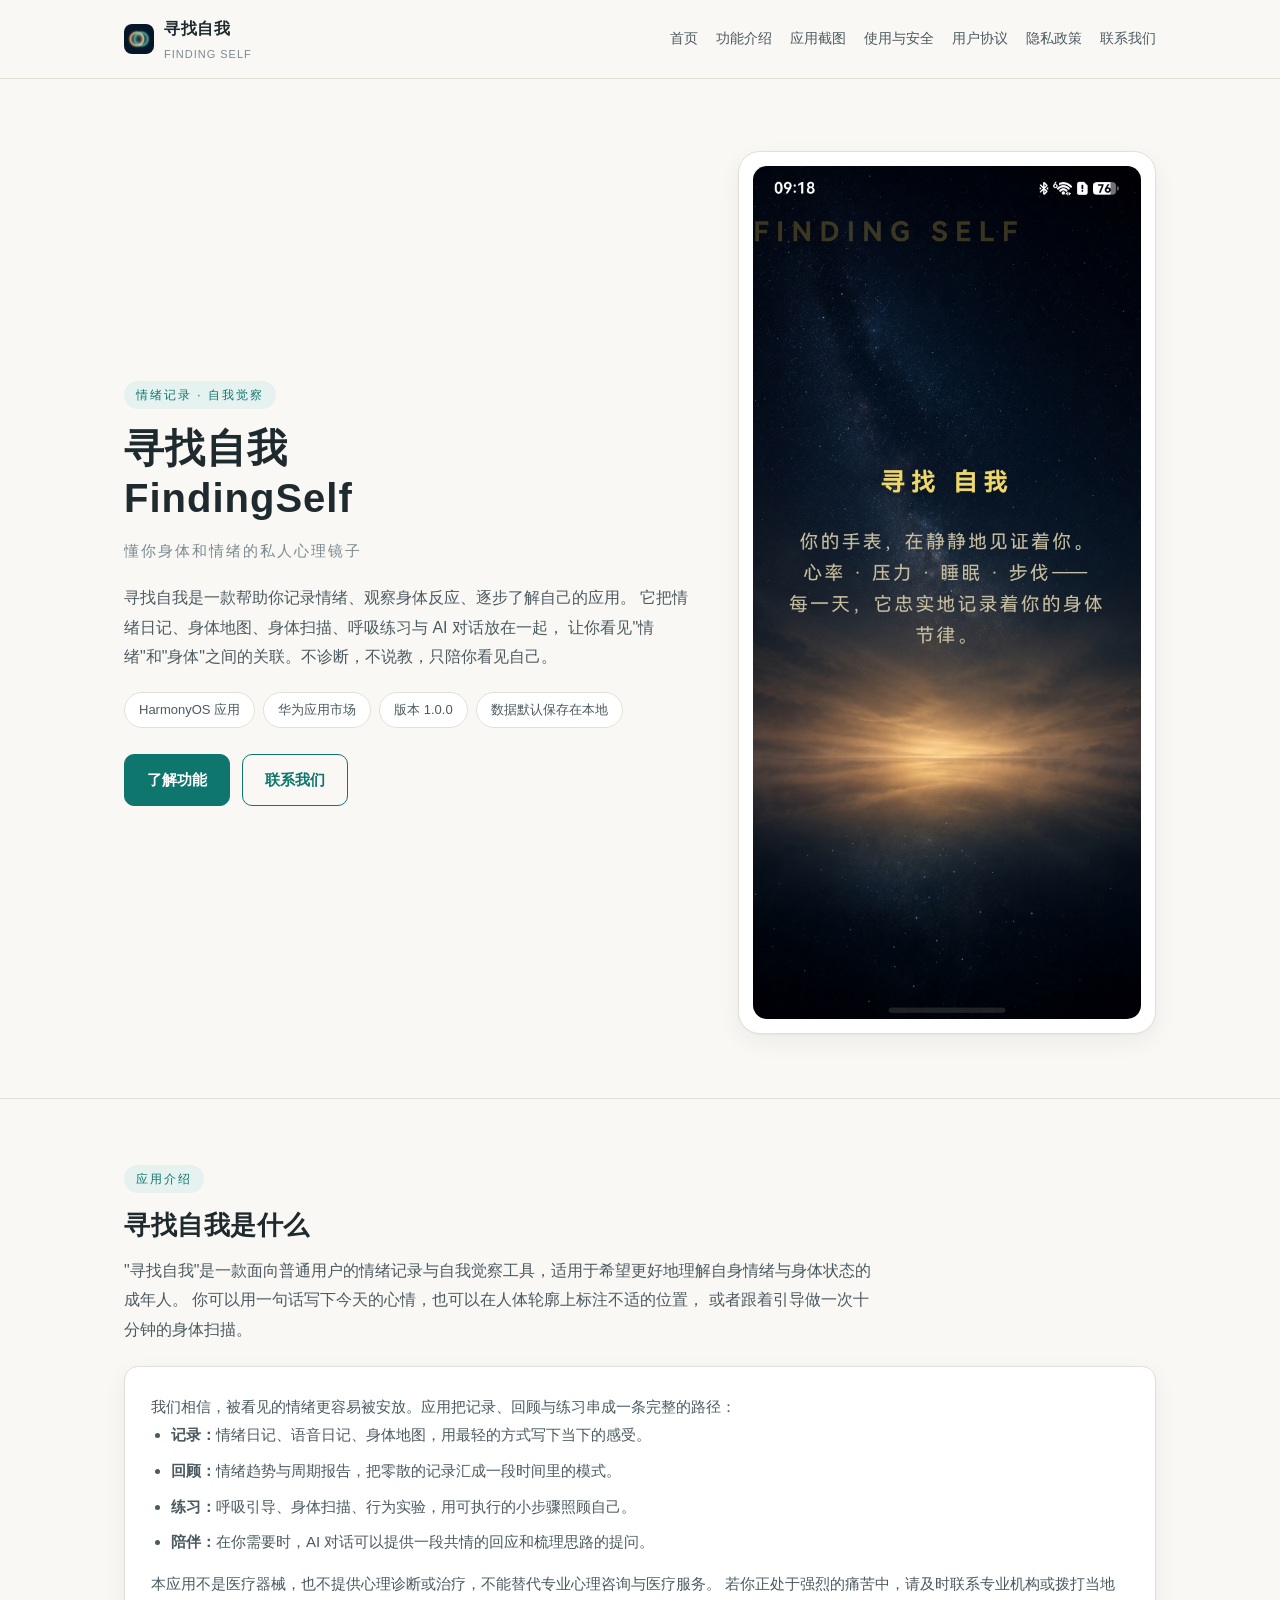
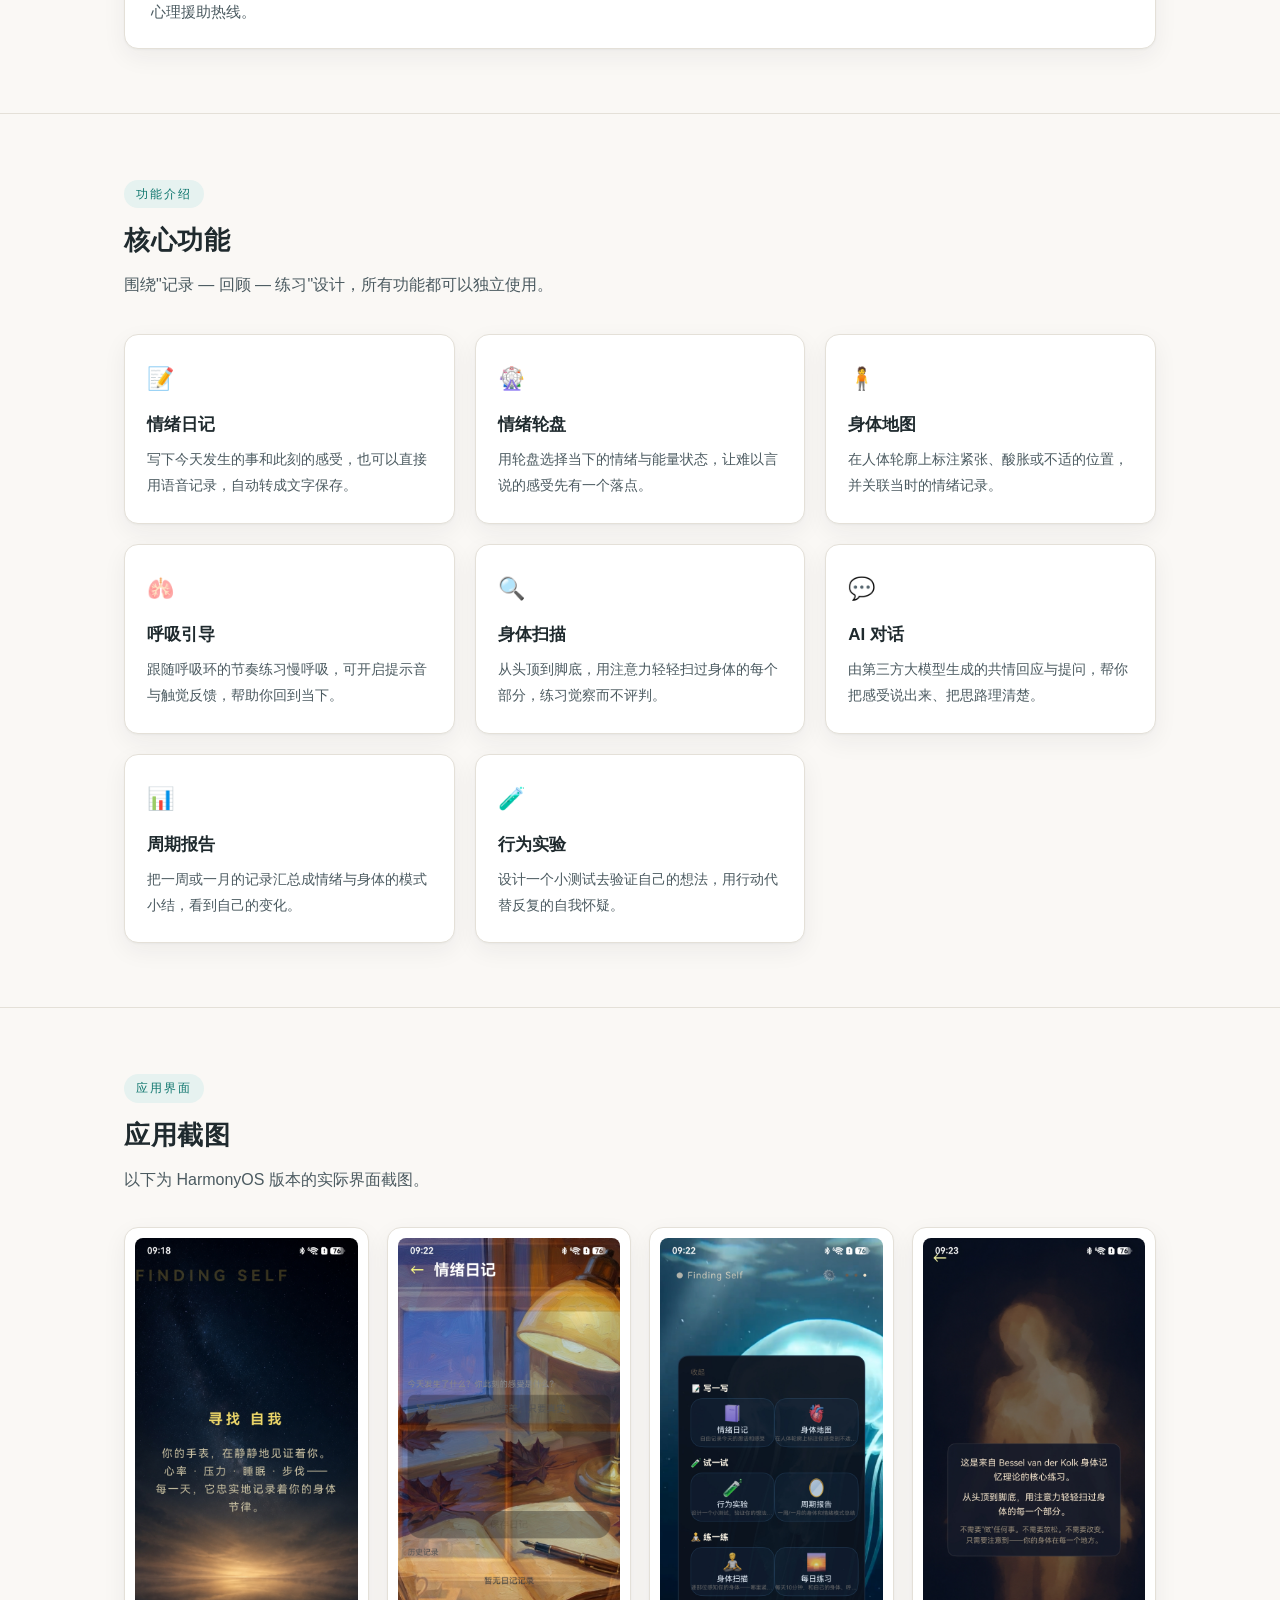
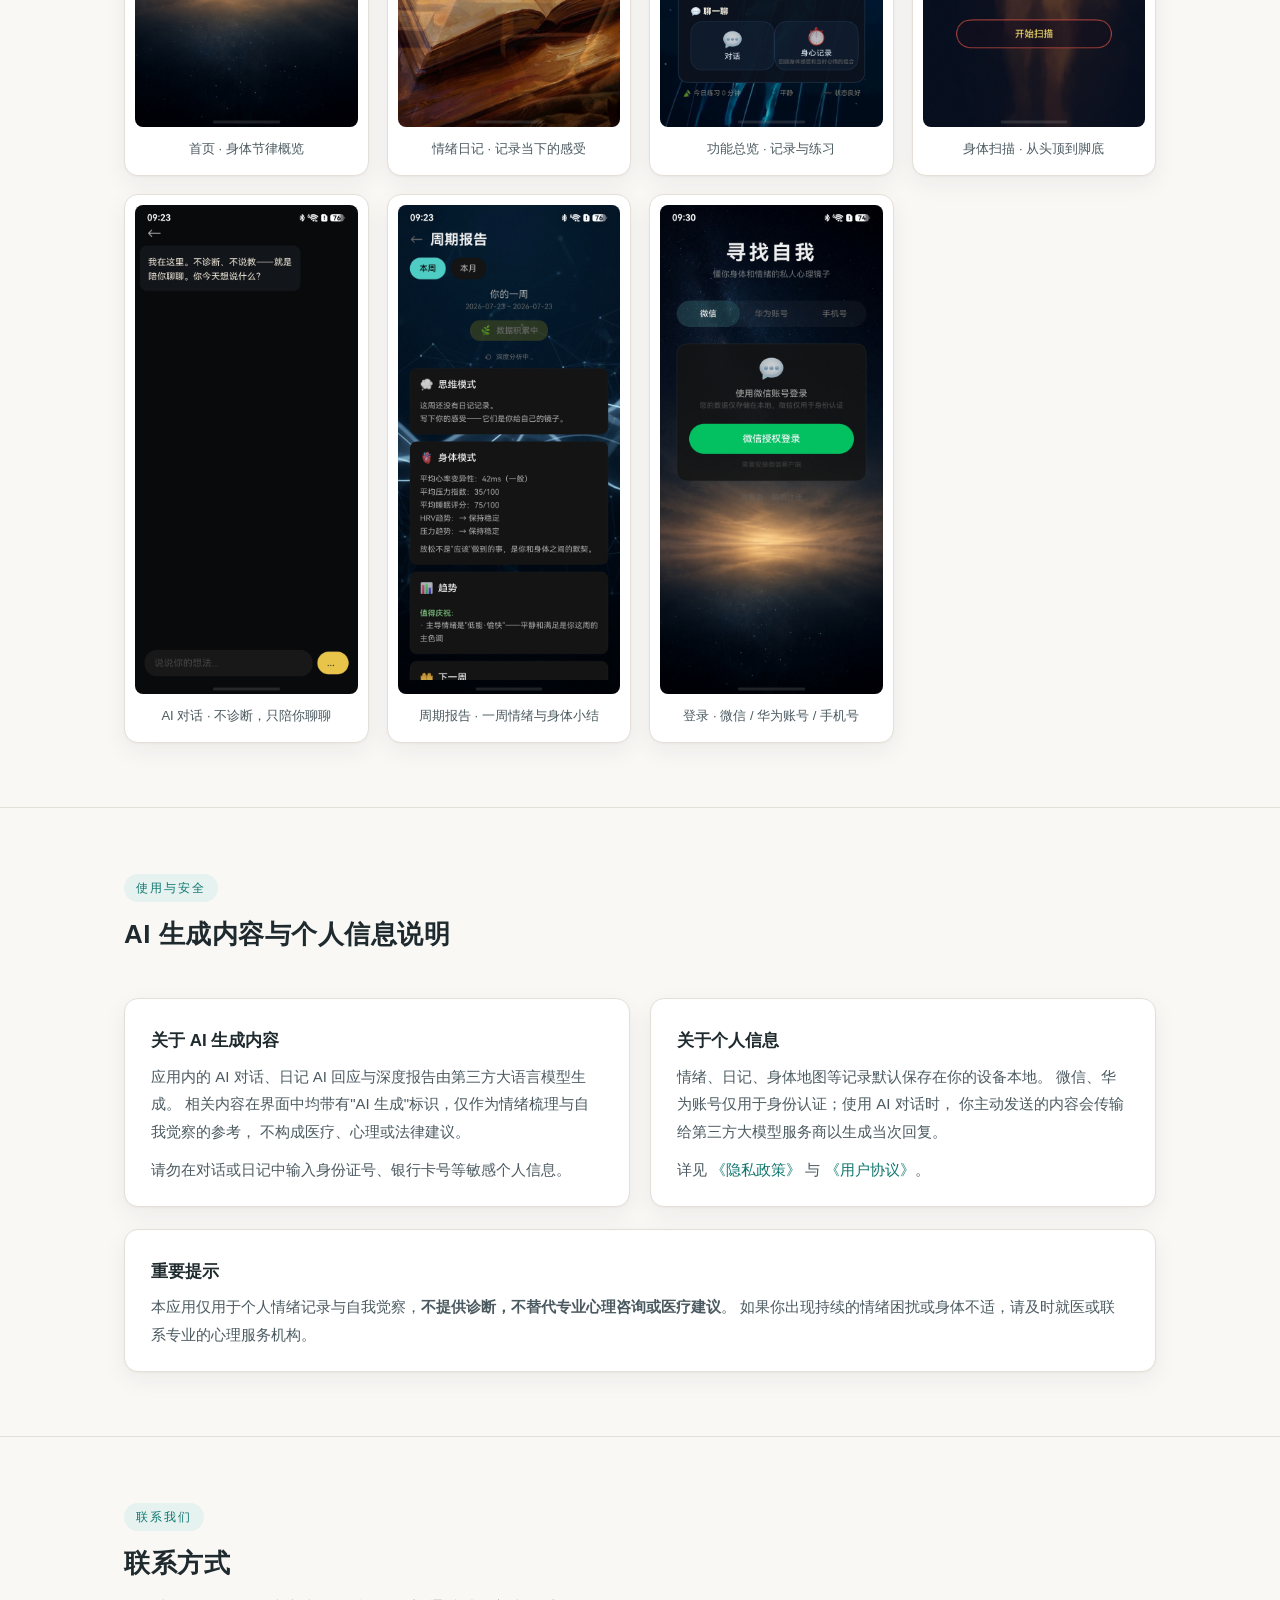
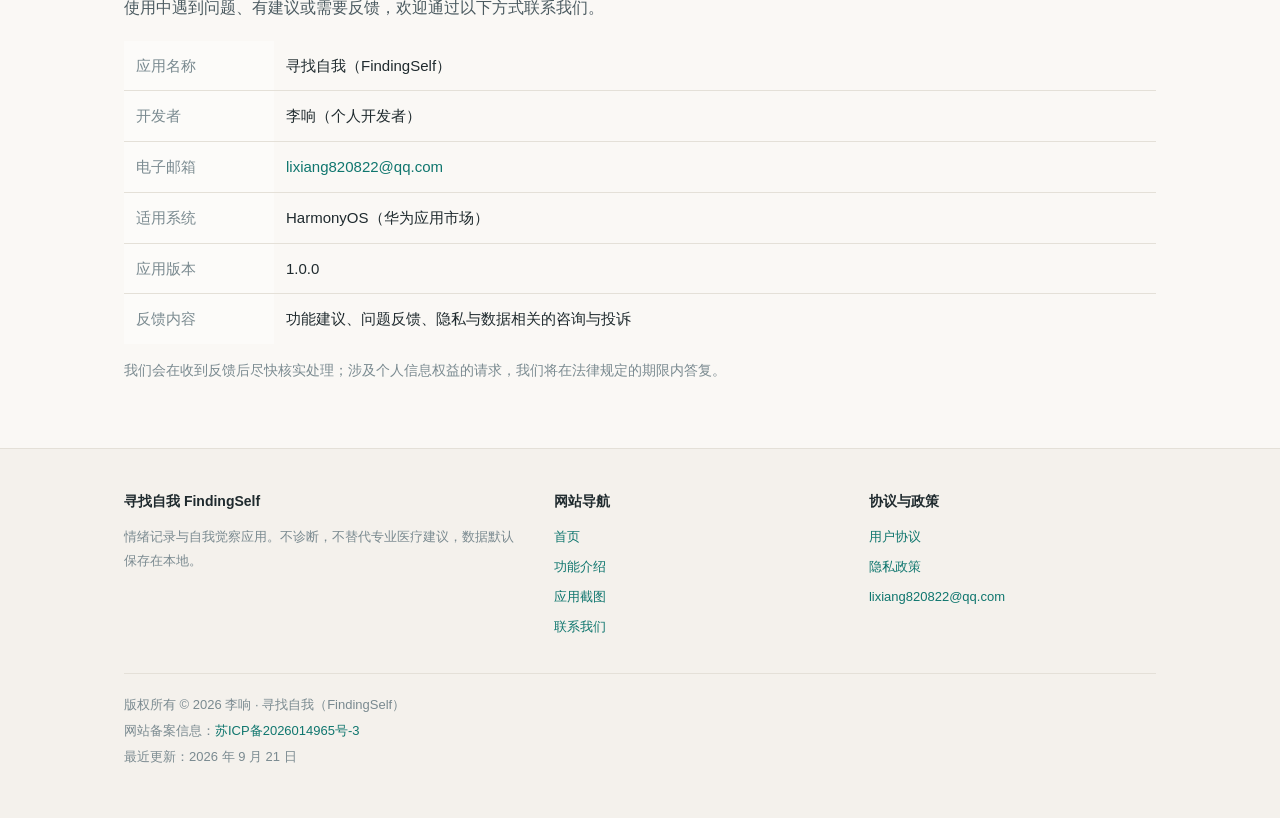
<file: index.html>
<!DOCTYPE html>
<html lang="zh-CN">
<head>
<meta charset="UTF-8">
<meta name="viewport" content="width=device-width, initial-scale=1.0">
<title>寻找自我 FindingSelf — 情绪记录与自我觉察应用</title>
<meta name="description" content="寻找自我（FindingSelf）是一款情绪记录与自我觉察应用，提供情绪日记、身体地图、身体扫描、呼吸练习、AI 对话与周期报告等功能。不诊断、不替代医疗建议，数据默认保存在本地。">
<link rel="icon" href="assets/icon.png">
<link rel="stylesheet" href="style.css">
</head>
<body>

<header class="site-header">
  <nav class="nav">
    <a class="brand" href="index.html">
      <img src="assets/icon.png" alt="寻找自我 应用图标">
      <span>寻找自我<small>FINDING SELF</small></span>
    </a>
    <div class="nav-links">
      <a href="index.html">首页</a>
      <a href="#features">功能介绍</a>
      <a href="#screenshots">应用截图</a>
      <a href="#safety">使用与安全</a>
      <a href="agreement.html">用户协议</a>
      <a href="privacy.html">隐私政策</a>
      <a href="#contact">联系我们</a>
    </div>
  </nav>
</header>

<main>

  <section class="hero">
    <div class="wrap hero-grid">
      <div>
        <span class="eyebrow">情绪记录 · 自我觉察</span>
        <h1>寻找自我<br>FindingSelf</h1>
        <p class="sub">懂你身体和情绪的私人心理镜子</p>
        <p class="desc">
          寻找自我是一款帮助你记录情绪、观察身体反应、逐步了解自己的应用。
          它把情绪日记、身体地图、身体扫描、呼吸练习与 AI 对话放在一起，
          让你看见"情绪"和"身体"之间的关联。不诊断，不说教，只陪你看见自己。
        </p>
        <div class="badges">
          <span class="badge">HarmonyOS 应用</span>
          <span class="badge">华为应用市场</span>
          <span class="badge">版本 1.0.0</span>
          <span class="badge">数据默认保存在本地</span>
        </div>
        <div class="btn-row">
          <a class="btn" href="#features">了解功能</a>
          <a class="btn ghost" href="#contact">联系我们</a>
        </div>
      </div>
      <div class="phone-shot">
        <img src="assets/screenshots/shot-04-home.jpg" alt="寻找自我 首页界面：身体节律概览">
      </div>
    </div>
  </section>

  <section id="about">
    <div class="wrap">
      <span class="eyebrow">应用介绍</span>
      <h2>寻找自我是什么</h2>
      <p class="lead">
        "寻找自我"是一款面向普通用户的情绪记录与自我觉察工具，适用于希望更好地理解自身情绪与身体状态的成年人。
        你可以用一句话写下今天的心情，也可以在人体轮廓上标注不适的位置，
        或者跟着引导做一次十分钟的身体扫描。
      </p>
      <div class="panel">
        <p>我们相信，被看见的情绪更容易被安放。应用把记录、回顾与练习串成一条完整的路径：</p>
        <ul>
          <li><strong>记录：</strong>情绪日记、语音日记、身体地图，用最轻的方式写下当下的感受。</li>
          <li><strong>回顾：</strong>情绪趋势与周期报告，把零散的记录汇成一段时间里的模式。</li>
          <li><strong>练习：</strong>呼吸引导、身体扫描、行为实验，用可执行的小步骤照顾自己。</li>
          <li><strong>陪伴：</strong>在你需要时，AI 对话可以提供一段共情的回应和梳理思路的提问。</li>
        </ul>
        <p class="muted" style="margin-top:14px;">
          本应用不是医疗器械，也不提供心理诊断或治疗，不能替代专业心理咨询与医疗服务。
          若你正处于强烈的痛苦中，请及时联系专业机构或拨打当地心理援助热线。
        </p>
      </div>
    </div>
  </section>

  <section id="features">
    <div class="wrap">
      <span class="eyebrow">功能介绍</span>
      <h2>核心功能</h2>
      <p class="lead">围绕"记录 — 回顾 — 练习"设计，所有功能都可以独立使用。</p>
      <div class="cards">
        <div class="card">
          <span class="ico">📝</span>
          <h3>情绪日记</h3>
          <p>写下今天发生的事和此刻的感受，也可以直接用语音记录，自动转成文字保存。</p>
        </div>
        <div class="card">
          <span class="ico">🎡</span>
          <h3>情绪轮盘</h3>
          <p>用轮盘选择当下的情绪与能量状态，让难以言说的感受先有一个落点。</p>
        </div>
        <div class="card">
          <span class="ico">🧍</span>
          <h3>身体地图</h3>
          <p>在人体轮廓上标注紧张、酸胀或不适的位置，并关联当时的情绪记录。</p>
        </div>
        <div class="card">
          <span class="ico">🫁</span>
          <h3>呼吸引导</h3>
          <p>跟随呼吸环的节奏练习慢呼吸，可开启提示音与触觉反馈，帮助你回到当下。</p>
        </div>
        <div class="card">
          <span class="ico">🔍</span>
          <h3>身体扫描</h3>
          <p>从头顶到脚底，用注意力轻轻扫过身体的每个部分，练习觉察而不评判。</p>
        </div>
        <div class="card">
          <span class="ico">💬</span>
          <h3>AI 对话</h3>
          <p>由第三方大模型生成的共情回应与提问，帮你把感受说出来、把思路理清楚。</p>
        </div>
        <div class="card">
          <span class="ico">📊</span>
          <h3>周期报告</h3>
          <p>把一周或一月的记录汇总成情绪与身体的模式小结，看到自己的变化。</p>
        </div>
        <div class="card">
          <span class="ico">🧪</span>
          <h3>行为实验</h3>
          <p>设计一个小测试去验证自己的想法，用行动代替反复的自我怀疑。</p>
        </div>
      </div>
    </div>
  </section>

  <section id="screenshots">
    <div class="wrap">
      <span class="eyebrow">应用界面</span>
      <h2>应用截图</h2>
      <p class="lead">以下为 HarmonyOS 版本的实际界面截图。</p>
      <div class="gallery">
        <figure>
          <img src="assets/screenshots/shot-04-home.jpg" alt="寻找自我 首页">
          <figcaption>首页 · 身体节律概览</figcaption>
        </figure>
        <figure>
          <img src="assets/screenshots/shot-02-diary.jpg" alt="情绪日记界面">
          <figcaption>情绪日记 · 记录当下的感受</figcaption>
        </figure>
        <figure>
          <img src="assets/screenshots/shot-06-features.jpg" alt="功能总览界面">
          <figcaption>功能总览 · 记录与练习</figcaption>
        </figure>
        <figure>
          <img src="assets/screenshots/shot-07-bodyscan.jpg" alt="身体扫描界面">
          <figcaption>身体扫描 · 从头顶到脚底</figcaption>
        </figure>
        <figure>
          <img src="assets/screenshots/shot-05-chat.jpg" alt="AI 对话界面">
          <figcaption>AI 对话 · 不诊断，只陪你聊聊</figcaption>
        </figure>
        <figure>
          <img src="assets/screenshots/shot-01-report.jpg" alt="周期报告界面">
          <figcaption>周期报告 · 一周情绪与身体小结</figcaption>
        </figure>
        <figure>
          <img src="assets/screenshots/shot-03-login.jpg" alt="登录界面">
          <figcaption>登录 · 微信 / 华为账号 / 手机号</figcaption>
        </figure>
      </div>
    </div>
  </section>

  <section id="safety">
    <div class="wrap">
      <span class="eyebrow">使用与安全</span>
      <h2>AI 生成内容与个人信息说明</h2>
      <div class="two-col">
        <div class="panel">
          <h3>关于 AI 生成内容</h3>
          <p>
            应用内的 AI 对话、日记 AI 回应与深度报告由第三方大语言模型生成。
            相关内容在界面中均带有"AI 生成"标识，仅作为情绪梳理与自我觉察的参考，
            不构成医疗、心理或法律建议。
          </p>
          <p class="muted" style="margin-top:10px;">
            请勿在对话或日记中输入身份证号、银行卡号等敏感个人信息。
          </p>
        </div>
        <div class="panel">
          <h3>关于个人信息</h3>
          <p>
            情绪、日记、身体地图等记录默认保存在你的设备本地。
            微信、华为账号仅用于身份认证；使用 AI 对话时，
            你主动发送的内容会传输给第三方大模型服务商以生成当次回复。
          </p>
          <p class="muted" style="margin-top:10px;">
            详见 <a href="privacy.html">《隐私政策》</a> 与 <a href="agreement.html">《用户协议》</a>。
          </p>
        </div>
      </div>
      <div class="panel">
        <h3>重要提示</h3>
        <p>
          本应用仅用于个人情绪记录与自我觉察，<strong>不提供诊断，不替代专业心理咨询或医疗建议</strong>。
          如果你出现持续的情绪困扰或身体不适，请及时就医或联系专业的心理服务机构。
        </p>
      </div>
    </div>
  </section>

  <section id="contact">
    <div class="wrap">
      <span class="eyebrow">联系我们</span>
      <h2>联系方式</h2>
      <p class="lead">使用中遇到问题、有建议或需要反馈，欢迎通过以下方式联系我们。</p>
      <table class="info">
        <tr>
          <th>应用名称</th>
          <td>寻找自我（FindingSelf）</td>
        </tr>
        <tr>
          <th>开发者</th>
        <td>李响（个人开发者）</td>
        </tr>
        <tr>
          <th>电子邮箱</th>
          <td><a href="mailto:lixiang820822@qq.com">lixiang820822@qq.com</a></td>
        </tr>
        <tr>
          <th>适用系统</th>
          <td>HarmonyOS（华为应用市场）</td>
        </tr>
        <tr>
          <th>应用版本</th>
          <td>1.0.0</td>
        </tr>
        <tr>
          <th>反馈内容</th>
          <td>功能建议、问题反馈、隐私与数据相关的咨询与投诉</td>
        </tr>
      </table>
      <p class="muted" style="margin-top:14px;">
        我们会在收到反馈后尽快核实处理；涉及个人信息权益的请求，我们将在法律规定的期限内答复。
      </p>
    </div>
  </section>

</main>

<footer class="site-footer">
  <div class="wrap">
    <div class="footer-grid">
      <div>
        <h4>寻找自我 FindingSelf</h4>
        <p>情绪记录与自我觉察应用。不诊断，不替代专业医疗建议，数据默认保存在本地。</p>
      </div>
      <div>
        <h4>网站导航</h4>
        <ul>
          <li><a href="index.html">首页</a></li>
          <li><a href="#features">功能介绍</a></li>
          <li><a href="#screenshots">应用截图</a></li>
          <li><a href="#contact">联系我们</a></li>
        </ul>
      </div>
      <div>
        <h4>协议与政策</h4>
        <ul>
          <li><a href="agreement.html">用户协议</a></li>
          <li><a href="privacy.html">隐私政策</a></li>
          <li><a href="mailto:lixiang820822@qq.com">lixiang820822@qq.com</a></li>
        </ul>
      </div>
    </div>
    <div class="copyright">
      版权所有 © 2026 李响 · 寻找自我（FindingSelf）<br>
      网站备案信息：<a href="https://beian.miit.gov.cn" target="_blank" rel="noopener">苏ICP备2026014965号-3</a><br>
      最近更新：2026 年 9 月 21 日
    </div>
  </div>
</footer>

</body>
</html>
</file>
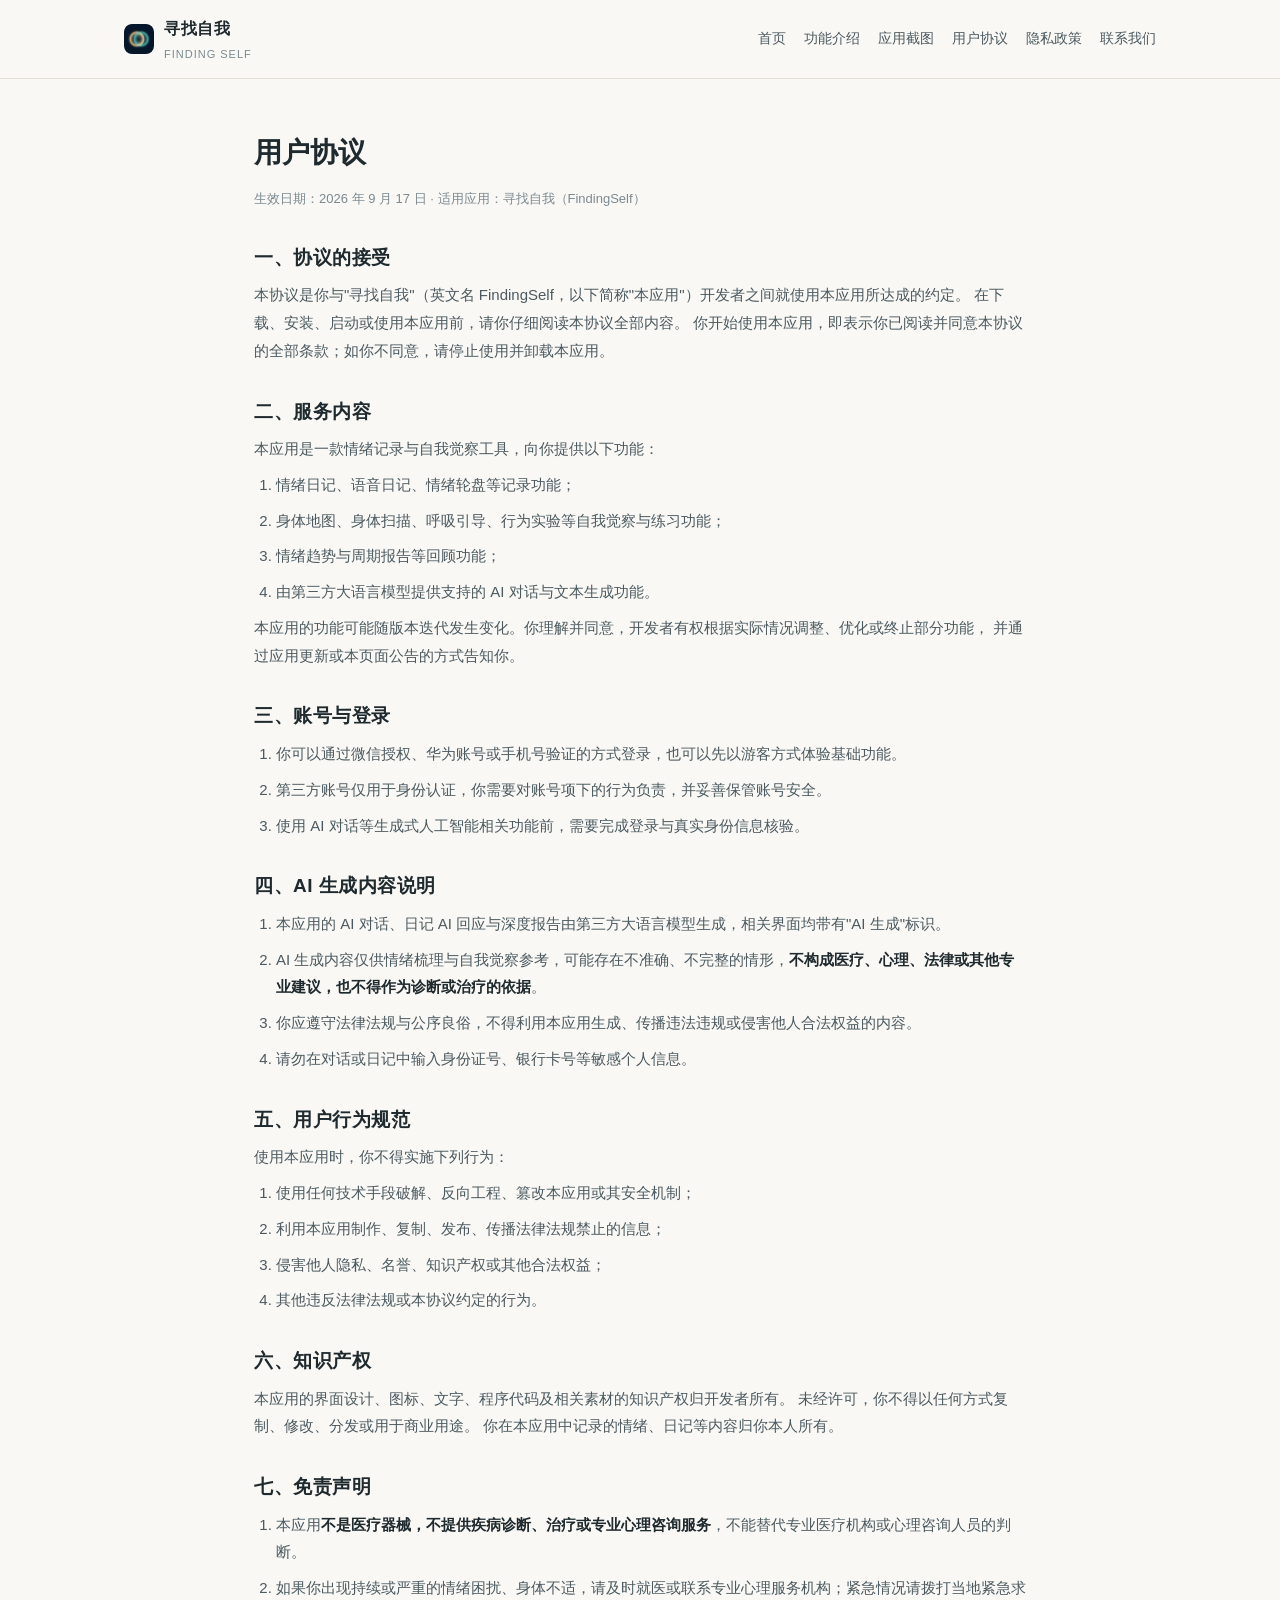
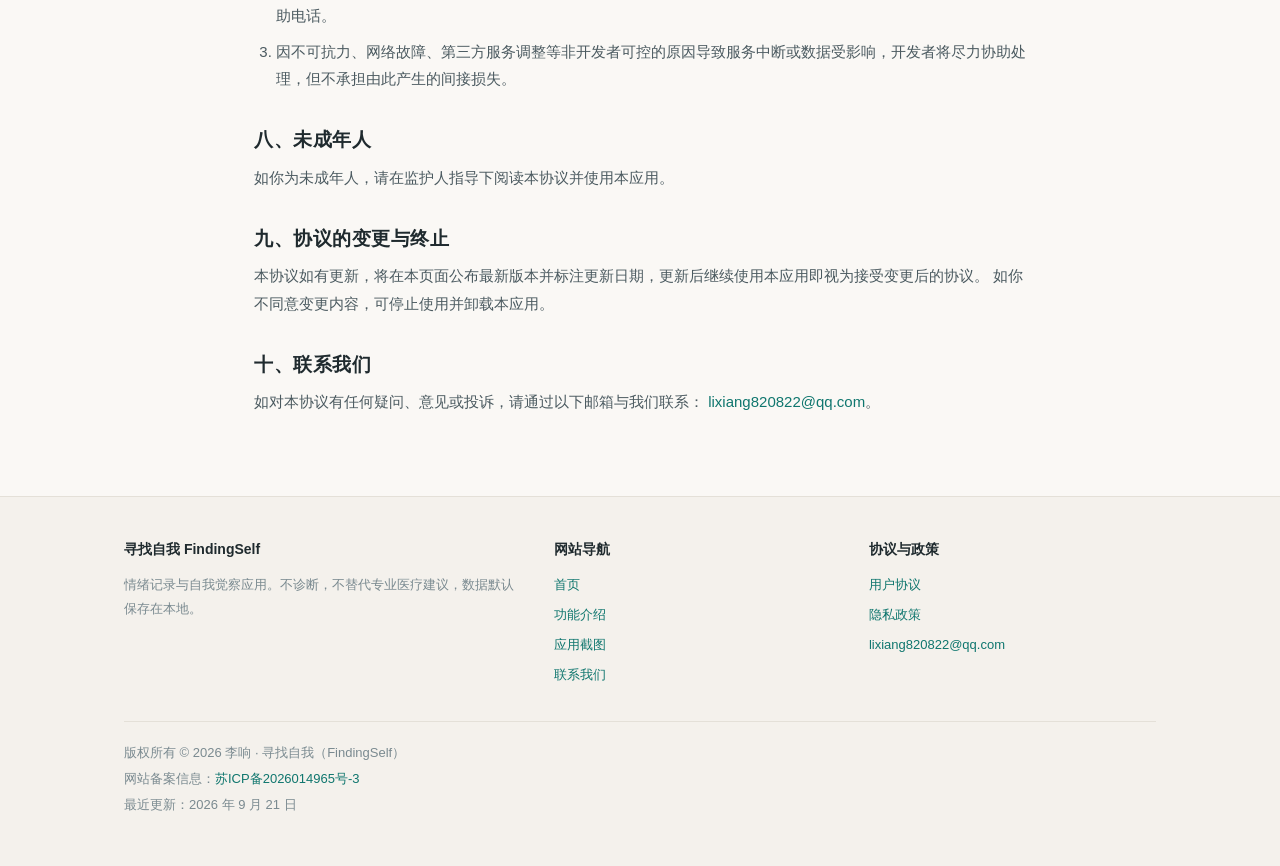
<file: agreement.html>
<!DOCTYPE html>
<html lang="zh-CN">
<head>
<meta charset="UTF-8">
<meta name="viewport" content="width=device-width, initial-scale=1.0">
<title>用户协议 — 寻找自我 FindingSelf</title>
<meta name="description" content="寻找自我（FindingSelf）用户协议。">
<link rel="icon" href="assets/icon.png">
<link rel="stylesheet" href="style.css">
</head>
<body>

<header class="site-header">
  <nav class="nav">
    <a class="brand" href="index.html">
      <img src="assets/icon.png" alt="寻找自我 应用图标">
      <span>寻找自我<small>FINDING SELF</small></span>
    </a>
    <div class="nav-links">
      <a href="index.html">首页</a>
      <a href="index.html#features">功能介绍</a>
      <a href="index.html#screenshots">应用截图</a>
      <a href="agreement.html">用户协议</a>
      <a href="privacy.html">隐私政策</a>
      <a href="index.html#contact">联系我们</a>
    </div>
  </nav>
</header>

<div class="doc">
  <h1>用户协议</h1>
  <p class="meta">生效日期：2026 年 9 月 17 日 · 适用应用：寻找自我（FindingSelf）</p>

  <h2>一、协议的接受</h2>
  <p>
    本协议是你与"寻找自我"（英文名 FindingSelf，以下简称"本应用"）开发者之间就使用本应用所达成的约定。
    在下载、安装、启动或使用本应用前，请你仔细阅读本协议全部内容。
    你开始使用本应用，即表示你已阅读并同意本协议的全部条款；如你不同意，请停止使用并卸载本应用。
  </p>

  <h2>二、服务内容</h2>
  <p>本应用是一款情绪记录与自我觉察工具，向你提供以下功能：</p>
  <ol>
    <li>情绪日记、语音日记、情绪轮盘等记录功能；</li>
    <li>身体地图、身体扫描、呼吸引导、行为实验等自我觉察与练习功能；</li>
    <li>情绪趋势与周期报告等回顾功能；</li>
    <li>由第三方大语言模型提供支持的 AI 对话与文本生成功能。</li>
  </ol>
  <p>
    本应用的功能可能随版本迭代发生变化。你理解并同意，开发者有权根据实际情况调整、优化或终止部分功能，
    并通过应用更新或本页面公告的方式告知你。
  </p>

  <h2>三、账号与登录</h2>
  <ol>
    <li>你可以通过微信授权、华为账号或手机号验证的方式登录，也可以先以游客方式体验基础功能。</li>
    <li>第三方账号仅用于身份认证，你需要对账号项下的行为负责，并妥善保管账号安全。</li>
    <li>使用 AI 对话等生成式人工智能相关功能前，需要完成登录与真实身份信息核验。</li>
  </ol>

  <h2>四、AI 生成内容说明</h2>
  <ol>
    <li>本应用的 AI 对话、日记 AI 回应与深度报告由第三方大语言模型生成，相关界面均带有"AI 生成"标识。</li>
    <li>AI 生成内容仅供情绪梳理与自我觉察参考，可能存在不准确、不完整的情形，<strong>不构成医疗、心理、法律或其他专业建议，也不得作为诊断或治疗的依据</strong>。</li>
    <li>你应遵守法律法规与公序良俗，不得利用本应用生成、传播违法违规或侵害他人合法权益的内容。</li>
    <li>请勿在对话或日记中输入身份证号、银行卡号等敏感个人信息。</li>
  </ol>

  <h2>五、用户行为规范</h2>
  <p>使用本应用时，你不得实施下列行为：</p>
  <ol>
    <li>使用任何技术手段破解、反向工程、篡改本应用或其安全机制；</li>
    <li>利用本应用制作、复制、发布、传播法律法规禁止的信息；</li>
    <li>侵害他人隐私、名誉、知识产权或其他合法权益；</li>
    <li>其他违反法律法规或本协议约定的行为。</li>
  </ol>

  <h2>六、知识产权</h2>
  <p>
    本应用的界面设计、图标、文字、程序代码及相关素材的知识产权归开发者所有。
    未经许可，你不得以任何方式复制、修改、分发或用于商业用途。
    你在本应用中记录的情绪、日记等内容归你本人所有。
  </p>

  <h2>七、免责声明</h2>
  <ol>
    <li>本应用<strong>不是医疗器械，不提供疾病诊断、治疗或专业心理咨询服务</strong>，不能替代专业医疗机构或心理咨询人员的判断。</li>
    <li>如果你出现持续或严重的情绪困扰、身体不适，请及时就医或联系专业心理服务机构；紧急情况请拨打当地紧急求助电话。</li>
    <li>因不可抗力、网络故障、第三方服务调整等非开发者可控的原因导致服务中断或数据受影响，开发者将尽力协助处理，但不承担由此产生的间接损失。</li>
  </ol>

  <h2>八、未成年人</h2>
  <p>如你为未成年人，请在监护人指导下阅读本协议并使用本应用。</p>

  <h2>九、协议的变更与终止</h2>
  <p>
    本协议如有更新，将在本页面公布最新版本并标注更新日期，更新后继续使用本应用即视为接受变更后的协议。
    如你不同意变更内容，可停止使用并卸载本应用。
  </p>

  <h2>十、联系我们</h2>
  <p>
    如对本协议有任何疑问、意见或投诉，请通过以下邮箱与我们联系：
    <a href="mailto:lixiang820822@qq.com">lixiang820822@qq.com</a>。
  </p>
</div>

<footer class="site-footer">
  <div class="wrap">
    <div class="footer-grid">
      <div>
        <h4>寻找自我 FindingSelf</h4>
        <p>情绪记录与自我觉察应用。不诊断，不替代专业医疗建议，数据默认保存在本地。</p>
      </div>
      <div>
        <h4>网站导航</h4>
        <ul>
          <li><a href="index.html">首页</a></li>
          <li><a href="index.html#features">功能介绍</a></li>
          <li><a href="index.html#screenshots">应用截图</a></li>
          <li><a href="index.html#contact">联系我们</a></li>
        </ul>
      </div>
      <div>
        <h4>协议与政策</h4>
        <ul>
          <li><a href="agreement.html">用户协议</a></li>
          <li><a href="privacy.html">隐私政策</a></li>
          <li><a href="mailto:lixiang820822@qq.com">lixiang820822@qq.com</a></li>
        </ul>
      </div>
    </div>
    <div class="copyright">
      版权所有 © 2026 李响 · 寻找自我（FindingSelf）<br>
      网站备案信息：<a href="https://beian.miit.gov.cn" target="_blank" rel="noopener">苏ICP备2026014965号-3</a><br>
      最近更新：2026 年 9 月 21 日
    </div>
  </div>
</footer>

</body>
</html>
</file>
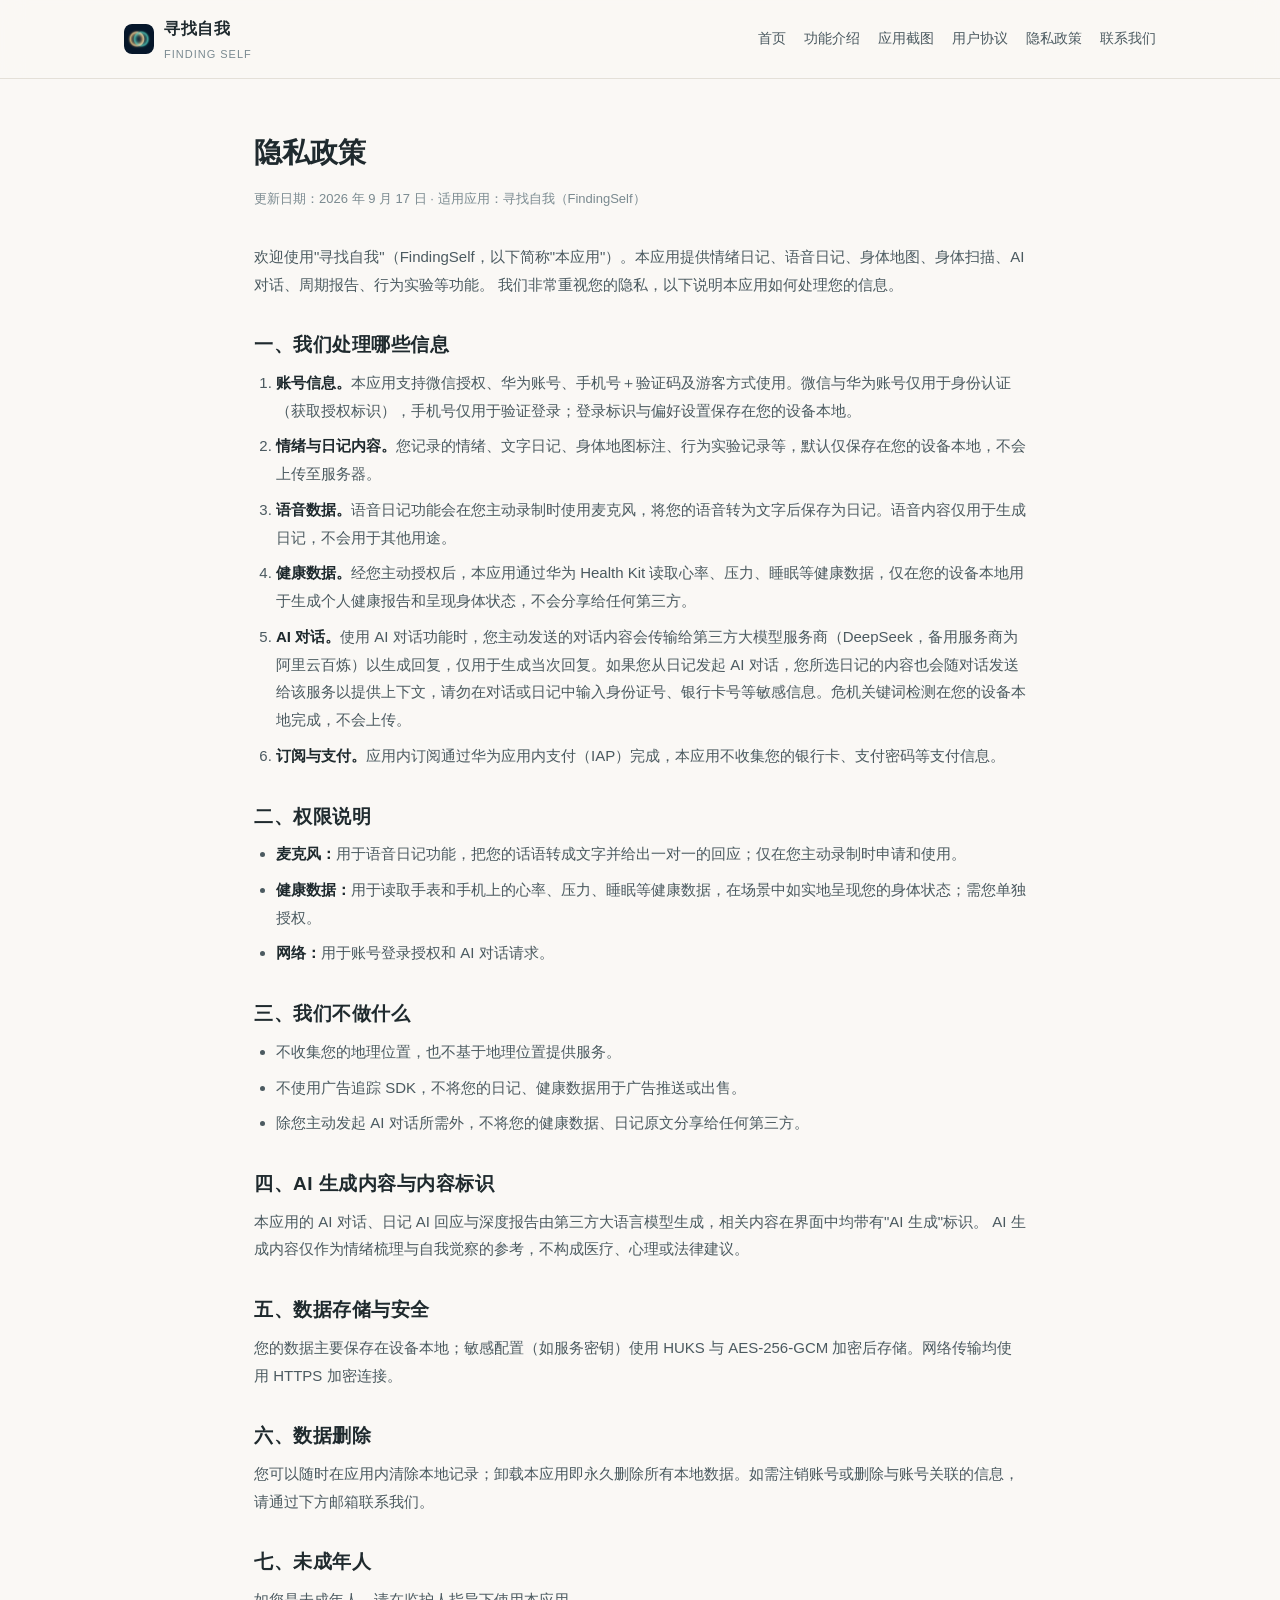
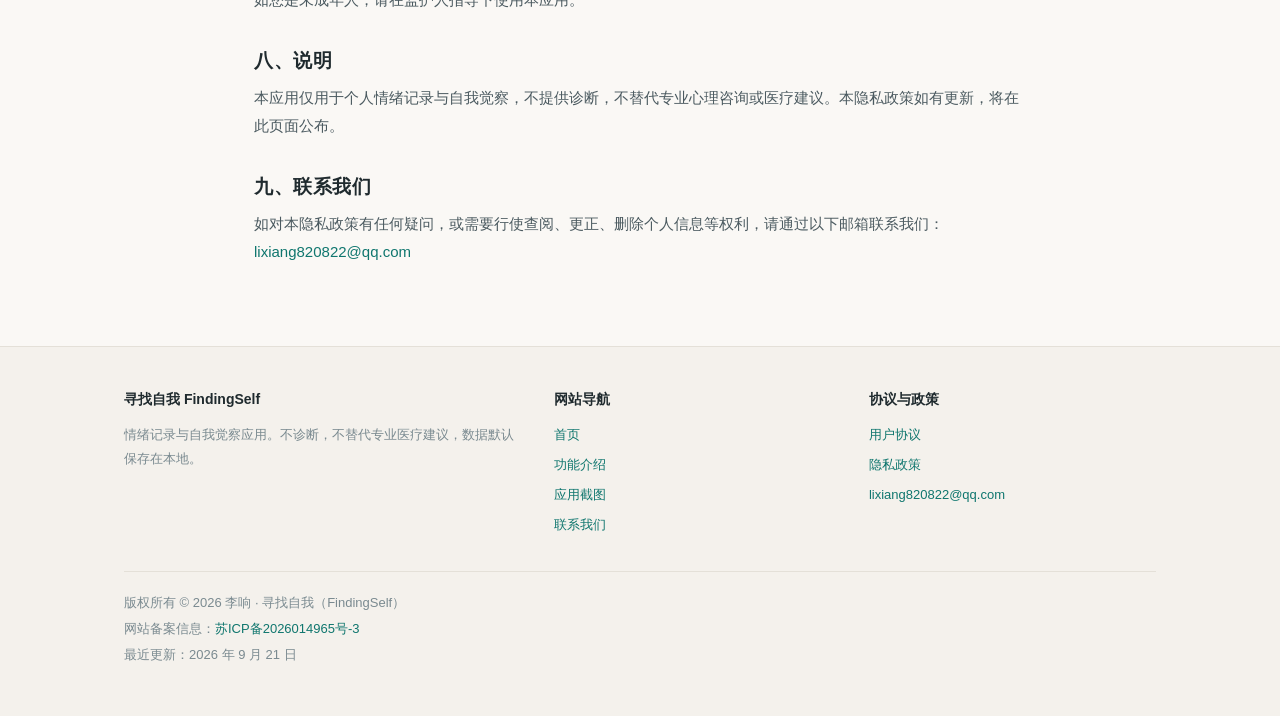
<file: privacy.html>
<!DOCTYPE html>
<html lang="zh-CN">
<head>
<meta charset="UTF-8">
<meta name="viewport" content="width=device-width, initial-scale=1.0">
<title>隐私政策 — 寻找自我 FindingSelf</title>
<meta name="description" content="寻找自我（FindingSelf）隐私政策，说明我们如何处理你的个人信息。">
<link rel="icon" href="assets/icon.png">
<link rel="stylesheet" href="style.css">
</head>
<body>

<header class="site-header">
  <nav class="nav">
    <a class="brand" href="index.html">
      <img src="assets/icon.png" alt="寻找自我 应用图标">
      <span>寻找自我<small>FINDING SELF</small></span>
    </a>
    <div class="nav-links">
      <a href="index.html">首页</a>
      <a href="index.html#features">功能介绍</a>
      <a href="index.html#screenshots">应用截图</a>
      <a href="agreement.html">用户协议</a>
      <a href="privacy.html">隐私政策</a>
      <a href="index.html#contact">联系我们</a>
    </div>
  </nav>
</header>

<div class="doc">
  <h1>隐私政策</h1>
  <p class="meta">更新日期：2026 年 9 月 17 日 · 适用应用：寻找自我（FindingSelf）</p>

  <p>
    欢迎使用"寻找自我"（FindingSelf，以下简称"本应用"）。本应用提供情绪日记、语音日记、身体地图、身体扫描、AI 对话、周期报告、行为实验等功能。
    我们非常重视您的隐私，以下说明本应用如何处理您的信息。
  </p>

  <h2>一、我们处理哪些信息</h2>
  <ol>
    <li><strong>账号信息。</strong>本应用支持微信授权、华为账号、手机号＋验证码及游客方式使用。微信与华为账号仅用于身份认证（获取授权标识），手机号仅用于验证登录；登录标识与偏好设置保存在您的设备本地。</li>
    <li><strong>情绪与日记内容。</strong>您记录的情绪、文字日记、身体地图标注、行为实验记录等，默认仅保存在您的设备本地，不会上传至服务器。</li>
    <li><strong>语音数据。</strong>语音日记功能会在您主动录制时使用麦克风，将您的语音转为文字后保存为日记。语音内容仅用于生成日记，不会用于其他用途。</li>
    <li><strong>健康数据。</strong>经您主动授权后，本应用通过华为 Health Kit 读取心率、压力、睡眠等健康数据，仅在您的设备本地用于生成个人健康报告和呈现身体状态，不会分享给任何第三方。</li>
    <li><strong>AI 对话。</strong>使用 AI 对话功能时，您主动发送的对话内容会传输给第三方大模型服务商（DeepSeek，备用服务商为阿里云百炼）以生成回复，仅用于生成当次回复。如果您从日记发起 AI 对话，您所选日记的内容也会随对话发送给该服务以提供上下文，请勿在对话或日记中输入身份证号、银行卡号等敏感信息。危机关键词检测在您的设备本地完成，不会上传。</li>
    <li><strong>订阅与支付。</strong>应用内订阅通过华为应用内支付（IAP）完成，本应用不收集您的银行卡、支付密码等支付信息。</li>
  </ol>

  <h2>二、权限说明</h2>
  <ul>
    <li><strong>麦克风：</strong>用于语音日记功能，把您的话语转成文字并给出一对一的回应；仅在您主动录制时申请和使用。</li>
    <li><strong>健康数据：</strong>用于读取手表和手机上的心率、压力、睡眠等健康数据，在场景中如实地呈现您的身体状态；需您单独授权。</li>
    <li><strong>网络：</strong>用于账号登录授权和 AI 对话请求。</li>
  </ul>

  <h2>三、我们不做什么</h2>
  <ul>
    <li>不收集您的地理位置，也不基于地理位置提供服务。</li>
    <li>不使用广告追踪 SDK，不将您的日记、健康数据用于广告推送或出售。</li>
    <li>除您主动发起 AI 对话所需外，不将您的健康数据、日记原文分享给任何第三方。</li>
  </ul>

  <h2>四、AI 生成内容与内容标识</h2>
  <p>
    本应用的 AI 对话、日记 AI 回应与深度报告由第三方大语言模型生成，相关内容在界面中均带有"AI 生成"标识。
    AI 生成内容仅作为情绪梳理与自我觉察的参考，不构成医疗、心理或法律建议。
  </p>

  <h2>五、数据存储与安全</h2>
  <p>您的数据主要保存在设备本地；敏感配置（如服务密钥）使用 HUKS 与 AES-256-GCM 加密后存储。网络传输均使用 HTTPS 加密连接。</p>

  <h2>六、数据删除</h2>
  <p>您可以随时在应用内清除本地记录；卸载本应用即永久删除所有本地数据。如需注销账号或删除与账号关联的信息，请通过下方邮箱联系我们。</p>

  <h2>七、未成年人</h2>
  <p>如您是未成年人，请在监护人指导下使用本应用。</p>

  <h2>八、说明</h2>
  <p>本应用仅用于个人情绪记录与自我觉察，不提供诊断，不替代专业心理咨询或医疗建议。本隐私政策如有更新，将在此页面公布。</p>

  <h2>九、联系我们</h2>
  <p>
    如对本隐私政策有任何疑问，或需要行使查阅、更正、删除个人信息等权利，请通过以下邮箱联系我们：<br>
    <a href="mailto:lixiang820822@qq.com">lixiang820822@qq.com</a>
  </p>
</div>

<footer class="site-footer">
  <div class="wrap">
    <div class="footer-grid">
      <div>
        <h4>寻找自我 FindingSelf</h4>
        <p>情绪记录与自我觉察应用。不诊断，不替代专业医疗建议，数据默认保存在本地。</p>
      </div>
      <div>
        <h4>网站导航</h4>
        <ul>
          <li><a href="index.html">首页</a></li>
          <li><a href="index.html#features">功能介绍</a></li>
          <li><a href="index.html#screenshots">应用截图</a></li>
          <li><a href="index.html#contact">联系我们</a></li>
        </ul>
      </div>
      <div>
        <h4>协议与政策</h4>
        <ul>
          <li><a href="agreement.html">用户协议</a></li>
          <li><a href="privacy.html">隐私政策</a></li>
          <li><a href="mailto:lixiang820822@qq.com">lixiang820822@qq.com</a></li>
        </ul>
      </div>
    </div>
    <div class="copyright">
      版权所有 © 2026 李响 · 寻找自我（FindingSelf）<br>
      网站备案信息：<a href="https://beian.miit.gov.cn" target="_blank" rel="noopener">苏ICP备2026014965号-3</a><br>
      最近更新：2026 年 9 月 21 日
    </div>
  </div>
</footer>

</body>
</html>
</file>
<file: style.css>
:root {
  --bg: #FAF8F5;
  --surface: #FFFFFF;
  --ink: #1F2A2E;
  --ink-soft: #4B5A60;
  --ink-mute: #7A8A90;
  --line: #E4E0D8;
  --brand: #0F766E;
  --brand-soft: #E6F2F0;
  --accent: #C2703B;
  --radius: 14px;
  --shadow: 0 1px 2px rgba(31, 42, 46, .04), 0 8px 24px rgba(31, 42, 46, .06);
}

* { margin: 0; padding: 0; box-sizing: border-box; }

html { scroll-behavior: smooth; }

body {
  background: var(--bg);
  color: var(--ink);
  font-family: -apple-system, BlinkMacSystemFont, 'Segoe UI', 'PingFang SC', 'Hiragino Sans GB', 'Microsoft YaHei', sans-serif;
  line-height: 1.85;
  -webkit-font-smoothing: antialiased;
}

a { color: var(--brand); text-decoration: none; }
a:hover { text-decoration: underline; }

/* ---------- 顶部导航 ---------- */
.site-header {
  position: sticky;
  top: 0;
  z-index: 50;
  background: rgba(250, 248, 245, .92);
  backdrop-filter: saturate(180%) blur(12px);
  border-bottom: 1px solid var(--line);
}

.nav {
  max-width: 1080px;
  margin: 0 auto;
  padding: 14px 24px;
  display: flex;
  align-items: center;
  justify-content: space-between;
  gap: 16px;
}

.brand { display: flex; align-items: center; gap: 10px; font-weight: 700; letter-spacing: .5px; color: var(--ink); }
.brand:hover { text-decoration: none; }
.brand img { width: 30px; height: 30px; border-radius: 8px; display: block; }
.brand span small { display: block; font-size: 11px; font-weight: 400; color: var(--ink-mute); letter-spacing: 1px; }

.nav-links { display: flex; flex-wrap: wrap; gap: 4px 18px; font-size: 14px; }
.nav-links a { color: var(--ink-soft); }
.nav-links a:hover { color: var(--brand); text-decoration: none; }

/* ---------- 通用容器 ---------- */
.wrap { max-width: 1080px; margin: 0 auto; padding: 0 24px; }
section { padding: 64px 0; }
section + section { border-top: 1px solid var(--line); }

.eyebrow {
  display: inline-block;
  font-size: 12px;
  letter-spacing: 2px;
  color: var(--brand);
  background: var(--brand-soft);
  border-radius: 999px;
  padding: 3px 12px;
  margin-bottom: 14px;
}

h2 { font-size: 26px; line-height: 1.4; margin-bottom: 12px; letter-spacing: .5px; }
h3 { font-size: 17px; margin-bottom: 6px; }
.lead { font-size: 16px; color: var(--ink-soft); max-width: 760px; }
.muted { color: var(--ink-mute); font-size: 14px; }

/* ---------- 首屏 ---------- */
.hero { padding: 72px 0 64px; }
.hero-grid { display: grid; grid-template-columns: 1.15fr .85fr; gap: 48px; align-items: center; }
.hero h1 { font-size: 40px; line-height: 1.25; letter-spacing: 1px; margin-bottom: 14px; }
.hero .sub { font-size: 15px; color: var(--ink-mute); letter-spacing: 2px; margin-bottom: 18px; }
.hero p.desc { font-size: 16px; color: var(--ink-soft); margin-bottom: 20px; }

.badges { display: flex; flex-wrap: wrap; gap: 8px; margin-bottom: 26px; }
.badge {
  font-size: 13px;
  color: var(--ink-soft);
  background: var(--surface);
  border: 1px solid var(--line);
  border-radius: 999px;
  padding: 5px 14px;
}

.btn-row { display: flex; flex-wrap: wrap; gap: 12px; }
.btn {
  display: inline-block;
  padding: 11px 22px;
  border-radius: 10px;
  font-size: 15px;
  font-weight: 600;
  border: 1px solid var(--brand);
  color: #fff;
  background: var(--brand);
}
.btn:hover { text-decoration: none; opacity: .92; }
.btn.ghost { background: transparent; color: var(--brand); }

.phone-shot {
  background: var(--surface);
  border: 1px solid var(--line);
  border-radius: 22px;
  padding: 14px;
  box-shadow: var(--shadow);
}
.phone-shot img { width: 100%; border-radius: 14px; display: block; }

/* ---------- 功能卡片 ---------- */
.cards { display: grid; grid-template-columns: repeat(3, 1fr); gap: 20px; margin-top: 34px; }
.card {
  background: var(--surface);
  border: 1px solid var(--line);
  border-radius: var(--radius);
  padding: 24px 22px;
  box-shadow: var(--shadow);
}
.card .ico { font-size: 22px; display: block; margin-bottom: 10px; }
.card p { font-size: 14px; color: var(--ink-soft); }

/* ---------- 截图画廊 ---------- */
.gallery { display: grid; grid-template-columns: repeat(4, 1fr); gap: 18px; margin-top: 32px; }
.gallery figure {
  background: var(--surface);
  border: 1px solid var(--line);
  border-radius: var(--radius);
  padding: 10px;
  box-shadow: var(--shadow);
}
.gallery img { width: 100%; border-radius: 8px; display: block; }
.gallery figcaption { font-size: 13px; color: var(--ink-soft); text-align: center; padding: 10px 4px 4px; }

/* ---------- 信息块 ---------- */
.panel {
  background: var(--surface);
  border: 1px solid var(--line);
  border-radius: var(--radius);
  padding: 26px 26px 22px;
  box-shadow: var(--shadow);
  margin-top: 22px;
}
.panel ul { padding-left: 20px; }
.panel li { font-size: 15px; color: var(--ink-soft); margin-bottom: 8px; }
.panel p { font-size: 15px; color: var(--ink-soft); }

.two-col { display: grid; grid-template-columns: 1fr 1fr; gap: 20px; margin-top: 24px; }

table.info { width: 100%; border-collapse: collapse; margin-top: 18px; font-size: 15px; }
table.info th, table.info td { text-align: left; padding: 11px 12px; border-bottom: 1px solid var(--line); }
table.info th { width: 150px; color: var(--ink-mute); font-weight: 500; background: #FCFBF9; }
table.info tr:last-child th, table.info tr:last-child td { border-bottom: none; }

/* ---------- 页脚 ---------- */
.site-footer {
  border-top: 1px solid var(--line);
  background: #F4F1EC;
  padding: 40px 0 48px;
  font-size: 13px;
  color: var(--ink-mute);
}
.footer-grid { display: grid; grid-template-columns: 1.4fr 1fr 1fr; gap: 28px; }
.site-footer h4 { font-size: 14px; color: var(--ink); margin-bottom: 10px; }
.site-footer ul { list-style: none; }
.site-footer li { margin-bottom: 6px; }
.copyright { margin-top: 28px; padding-top: 18px; border-top: 1px solid var(--line); line-height: 2; }

/* ---------- 文档页 ---------- */
.doc { max-width: 820px; margin: 0 auto; padding: 48px 24px 72px; }
.doc h1 { font-size: 28px; margin-bottom: 8px; }
.doc .meta { font-size: 13px; color: var(--ink-mute); margin-bottom: 32px; }
.doc h2 { font-size: 19px; margin: 34px 0 10px; }
.doc h3 { font-size: 16px; margin: 22px 0 8px; }
.doc p, .doc li { font-size: 15px; color: var(--ink-soft); margin-bottom: 8px; }
.doc ul, .doc ol { padding-left: 22px; }
.doc li strong, .doc p strong { color: var(--ink); }

@media (max-width: 900px) {
  .hero-grid { grid-template-columns: 1fr; gap: 32px; }
  .cards { grid-template-columns: repeat(2, 1fr); }
  .gallery { grid-template-columns: repeat(3, 1fr); }
  .two-col { grid-template-columns: 1fr; }
  .footer-grid { grid-template-columns: 1fr 1fr; }
}

@media (max-width: 600px) {
  section { padding: 44px 0; }
  .hero { padding: 40px 0; }
  .hero h1 { font-size: 30px; }
  .cards { grid-template-columns: 1fr; }
  .gallery { grid-template-columns: repeat(2, 1fr); }
  .nav { flex-direction: column; align-items: flex-start; gap: 10px; }
  .footer-grid { grid-template-columns: 1fr; }
  table.info th { width: 110px; }
}
</file>
